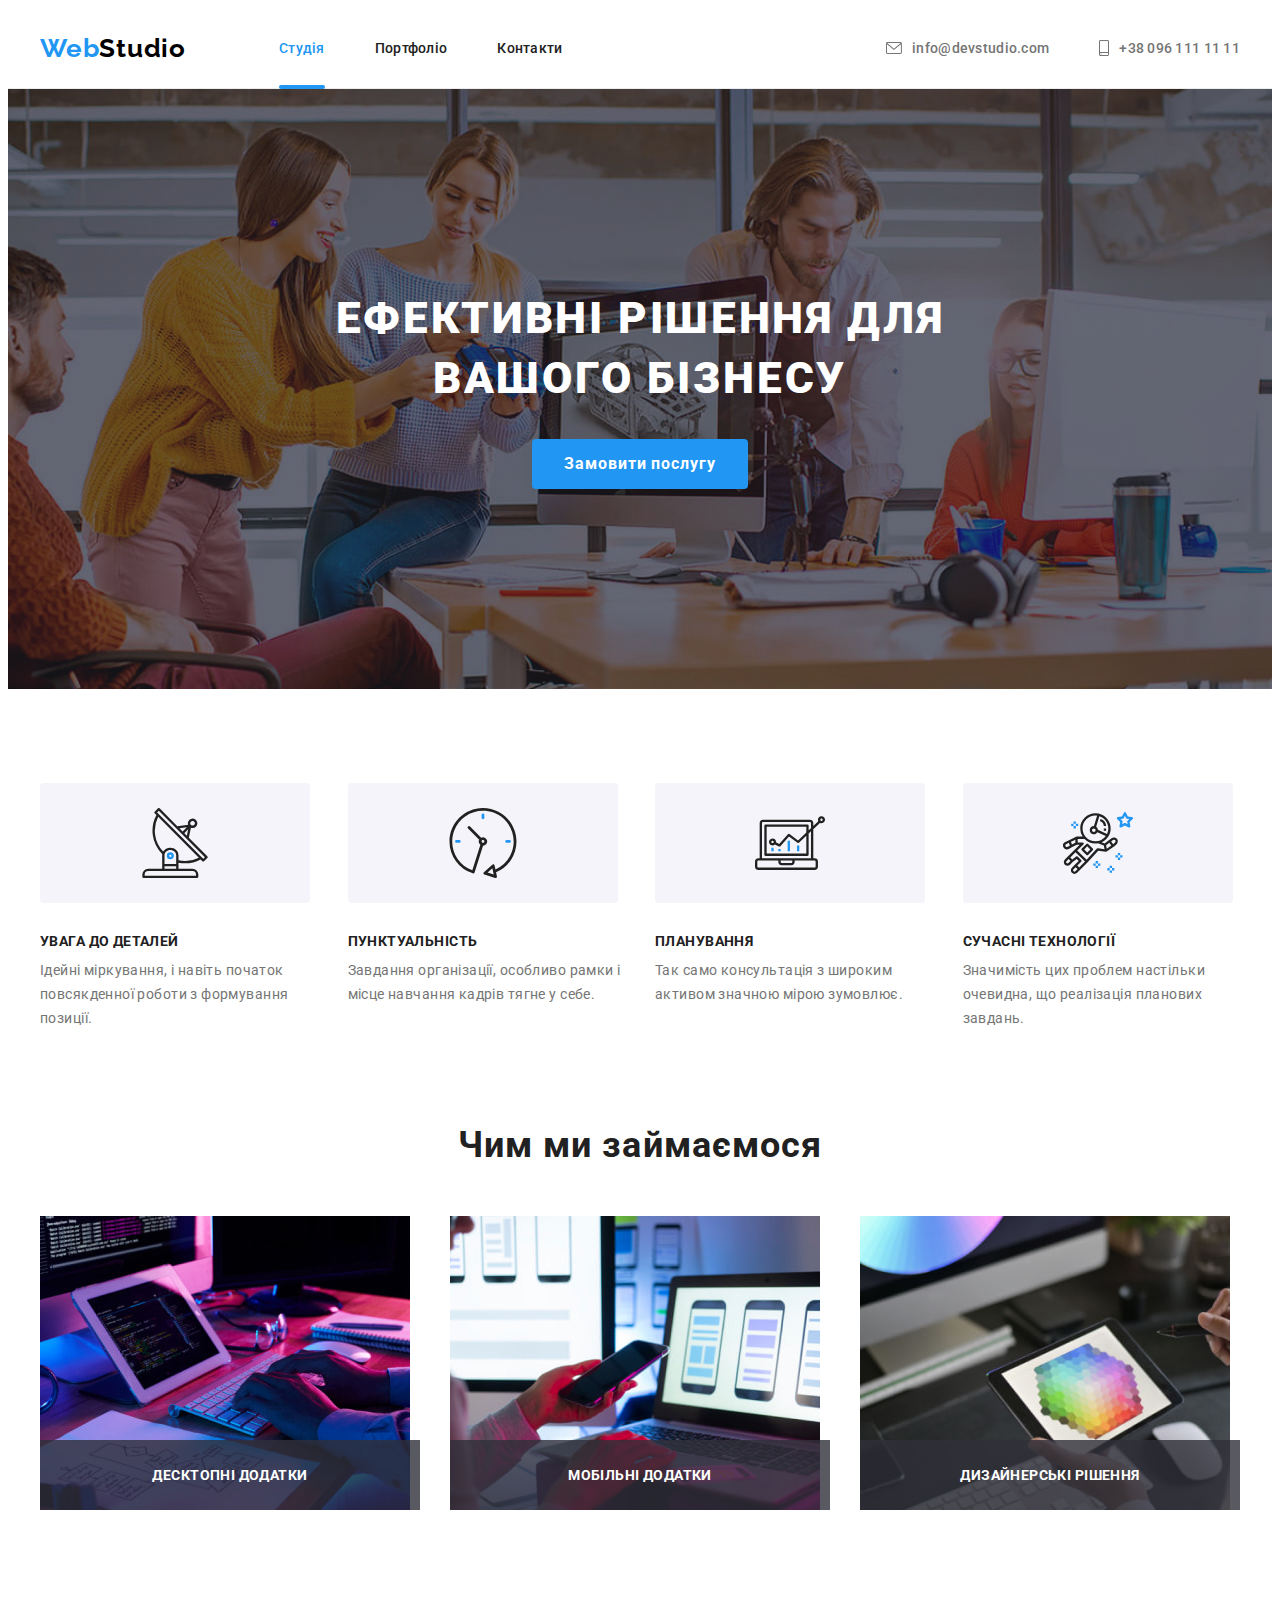
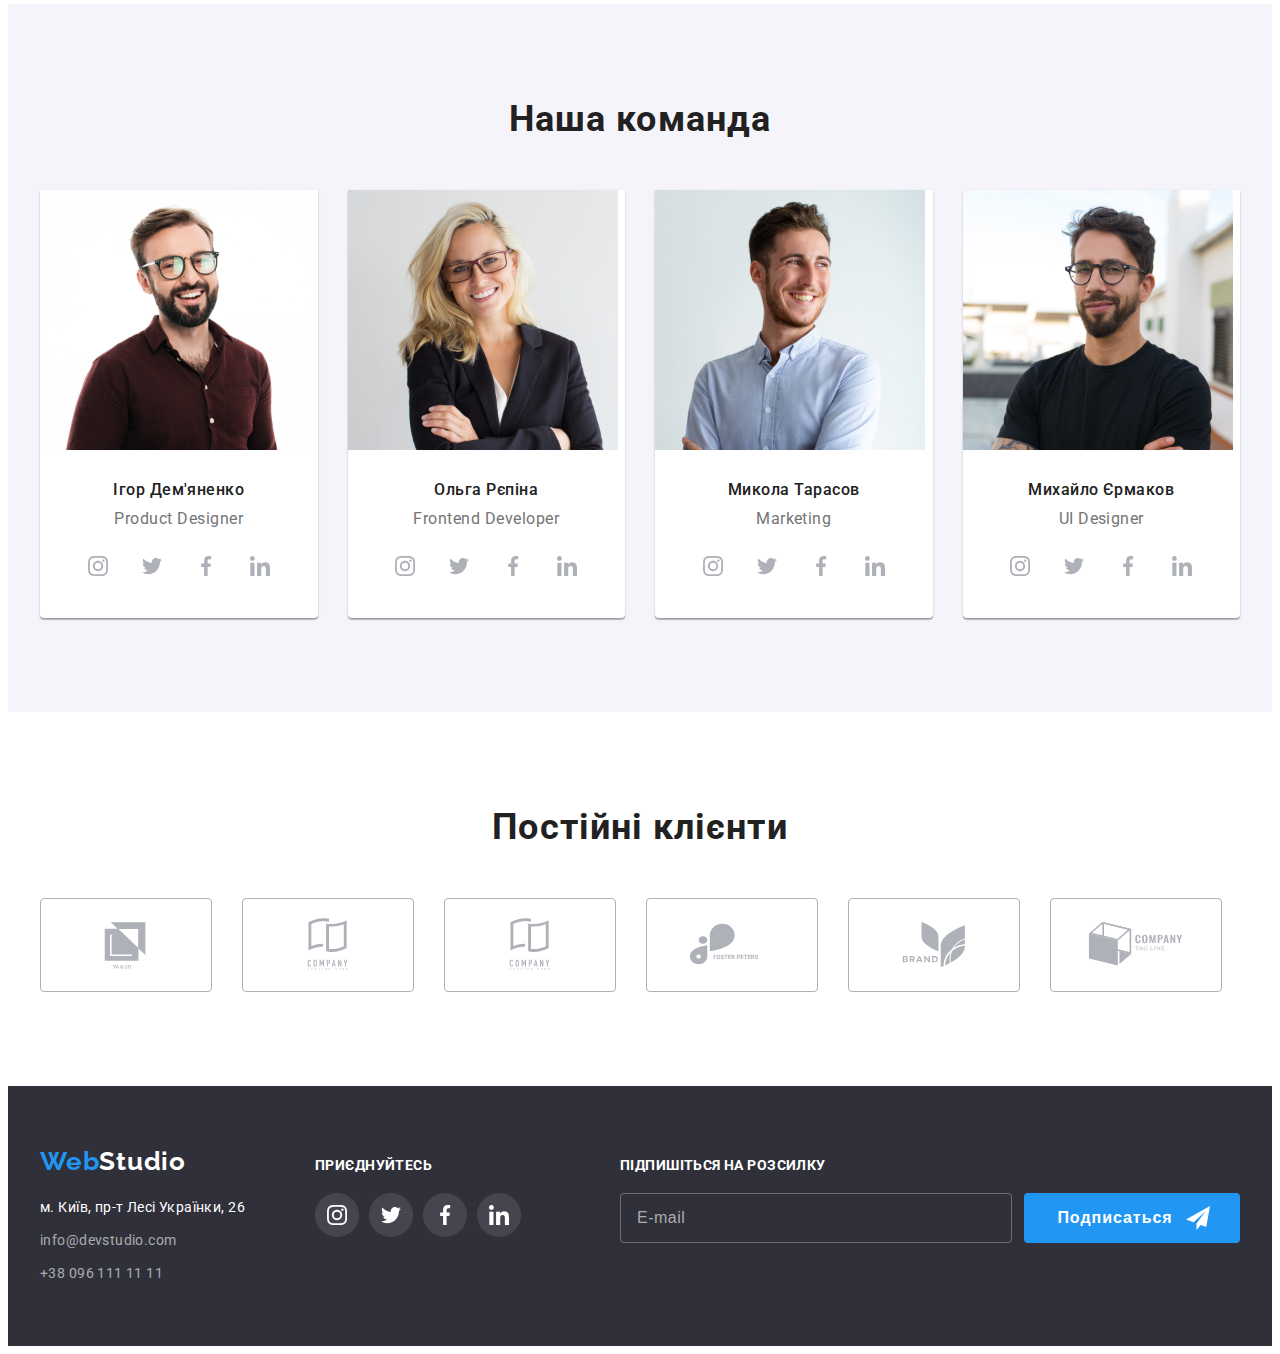
<file: index.html>
<!DOCTYPE html>
<html lang="uk">
  <head>
    <meta charset="UTF-8" />
    <meta name="viewport" content="width=device-width, initial-scale=1.0" />
    <title>WebStudio</title>

    <!-- ^Fonts -->
    <link rel="preconnect" href="https://fonts.googleapis.com" />
    <link rel="preconnect" href="https://fonts.gstatic.com" crossorigin />
    <link
      href="https://fonts.googleapis.com/css2?family=Raleway:wght@700&family=Roboto:wght@400;500;700;900&display=swap"
      rel="stylesheet"
    />

    <!-- ^Normalize styles -->
    <link
      rel="stylesheet"
      href="https://cdnjs.cloudflare.com/ajax/libs/modern-normalize/2.0.0/modern-normalize.min.css"
      integrity="sha512-4xo8blKMVCiXpTaLzQSLSw3KFOVPWhm/TRtuPVc4WG6kUgjH6J03IBuG7JZPkcWMxJ5huwaBpOpnwYElP/m6wg=="
      crossorigin="anonymous"
      referrerpolicy="no-referrer"
    />
    <!-- ^Custom styles -->
    <link rel="stylesheet" href="./css/styles.css" />
  </head>

  <body>
    <!-- ^Header -->
    <header class="header">
      <div class="container header-container">
        <a
          class="logo header-logo"
          href="./index.html"
          aria-label="Головна сторінка WebStudio"
        >
          Web<span class="half-logo">Studio</span>
        </a>

        <nav class="navigation">
          <ul class="navigation-list list">
            <li class="item navigation-item">
              <a class="link navigation-link active-link" href="./index.html"
                >Студія</a
              >
            </li>
            <li class="item navigation-item">
              <a class="link navigation-link" href="./portfolio.html"
                >Портфоліо</a
              >
            </li>
            <li class="item navigation-item">
              <a class="link navigation-link" href="#">Контакти</a>
            </li>
          </ul>
        </nav>

        <ul class="header-list list">
          <li class="item header-item">
            <a class="link header-mailphone" href="mailto:info@devstudio.com">
              <svg class="svg-icons" width="16" height="12">
                <use href="./images/icons.svg#icon-envelope"></use>
              </svg>
              info@devstudio.com</a
            >
          </li>
          <li class="item header-item">
            <a class="link header-mailphone" href="tel:380961111111">
              <svg class="svg-icons" width="10" height="16">
                <use href="./images/icons.svg#icon-smartphone"></use>
              </svg>
              +38 096 111 11 11</a
            >
          </li>
        </ul>
      </div>
    </header>

    <main>
      <!-- ^Section hero -->
      <section class="hero">
        <div class="container">
          <h1 class="hero-title">Ефективні рішення для вашого бізнесу</h1>
          <button class="button button-mode-durk" type="button" data-modal-open>
            Замовити послугу
          </button>
          <div class="backdrop is-hidden" data-modal>
            <div class="modal-wrapper">
              <button class="modal-btn" data-modal-close>
                <svg class="modal-btn-icon" width="18" height="18">
                  <use href="./images/icons.svg#close-btn"></use>
                </svg>
              </button>
              <strong class="form-title">
                Залиште свої дані, ми вам передзвонимо
              </strong>
              <form class="modal-form">
                <label class="form-modal-group">
                  <span class="form-modal-label">Ім'я</span>
                  <input
                    class="form-modal-input"
                    type="text"
                    name="user-name"
                  />
                  <svg class="form-modal-icon" width="18" height="18">
                    <use href="./images/icons.svg#person"></use>
                  </svg>
                </label>
                <label class="form-modal-group">
                  <span class="form-modal-label">Телефон</span>
                  <input
                    class="form-modal-input"
                    type="tel"
                    name="user-phone"
                  />
                  <svg class="form-modal-icon" width="18" height="18">
                    <use href="./images/icons.svg#phone"></use>
                  </svg>
                </label>
                <label class="form-modal-group">
                  <span class="form-modal-label">Пошта</span>
                  <input
                    class="form-modal-input"
                    type="email"
                    name="user-mail"
                  />
                  <svg class="form-modal-icon" width="18" height="18">
                    <use href="./images/icons.svg#email"></use>
                  </svg>
                </label>
                <label class="form-modal-group">
                  <span class="form-modal-label">Коментар</span>
                  <textarea
                    class="form-textarea"
                    name="comment"
                    placeholder="Введіть текст"
                  ></textarea>
                </label>
                <label class="form-policy-group">
                  <input
                    class="checkbox visually-hidden"
                    type="checkbox"
                    name="policy-checkbox"
                  />
                  <span class="custom-checkbox">
                    <svg class="custom-checkbox-icon" width="11" height="8">
                      <use href="./images/icons.svg#check"></use>
                    </svg>
                  </span>
                  <span class="form-policy-description">
                    Погоджуюся з розсилкою та приймаю
                    <a href="#" class="terms"> Умови договору</a>
                  </span>
                </label>
                <button class="button button-mode-durk" type="submit">
                  Відправити
                </button>
              </form>
            </div>
          </div>
        </div>
      </section>

      <!-- ^Section Cards -->
      <section class="cards section">
        <div class="container">
          <ul class="cards-list list grid">
            <li class="item cards-item grid-item">
              <div class="cards-ico-container">
                <svg class="cards-ico" width="70" height="70">
                  <use href="./images/icons.svg#icon-antenna"></use>
                </svg>
              </div>
              <h3 class="cards-item-title">УВАГА ДО ДЕТАЛЕЙ</h3>
              <p class="cards-item-description">
                Ідейні міркування, і навіть початок повсякденної роботи з
                формування позиції.
              </p>
            </li>
            <li class="item cards-item grid-item">
              <div class="cards-ico-container">
                <svg class="cards-ico" width="70" height="70">
                  <use href="./images/icons.svg#icon-clock"></use>
                </svg>
              </div>
              <h3 class="cards-item-title">ПУНКТУАЛЬНІСТЬ</h3>
              <p class="cards-item-description">
                Завдання організації, особливо рамки і місце навчання кадрів
                тягне у себе.
              </p>
            </li>
            <li class="item cards-item grid-item">
              <div class="cards-ico-container">
                <svg class="cards-ico" width="70" height="70">
                  <use href="./images/icons.svg#icon-diagram"></use>
                </svg>
              </div>
              <h3 class="cards-item-title">ПЛАНУВАННЯ</h3>
              <p class="cards-item-description">
                Так само консультація з широким активом значною мірою зумовлює.
              </p>
            </li>
            <li class="item cards-item grid-item">
              <div class="cards-ico-container">
                <svg class="cards-ico" width="70" height="70">
                  <use href="./images/icons.svg#icon-astronaut"></use>
                </svg>
              </div>
              <h3 class="cards-item-title">СУЧАСНІ ТЕХНОЛОГІЇ</h3>
              <p class="cards-item-description">
                Значимість цих проблем настільки очевидна, що реалізація
                планових завдань.
              </p>
            </li>
          </ul>
        </div>
      </section>

      <!-- ^Section What do we do -->
      <section class="whatdowedo">
        <div class="container">
          <h2 class="section-title whatdowedo-title">Чим ми займаємося</h2>
          <ul class="whatdowedo-list-boxes list grid">
            <li class="item whatdowedo-item-box grid-item">
              <img
                class="whatdowedo-item-image"
                src="./images/whatdowedo/box-1.jpg"
                alt="Чим ми займаємось - алгоритм"
                width="370"
                height="294"
              />
              <p class="whatdowedo-item-subtitle">Десктопні додатки</p>
            </li>
            <li class="item whatdowedo-item-box grid-item">
              <img
                class="whatdowedo-item-image"
                src="./images/whatdowedo/box-2.jpg"
                alt="Чим ми займаємось - дизайн"
                width="370"
                height="294"
              />
              <p class="whatdowedo-item-subtitle">Мобільні додатки</p>
            </li>
            <li class="item whatdowedo-item-box grid-item">
              <img
                class="whatdowedo-item-image"
                src="./images/whatdowedo/box-3.jpg"
                alt="Чим ми займаємось - визуалізація"
                width="370"
                height="294"
              />
              <p class="whatdowedo-item-subtitle">Дизайнерські рішення</p>
            </li>
          </ul>
        </div>
      </section>

      <!-- ^Section Our team -->
      <section class="our-team section">
        <div class="container">
          <h2 class="section-title">Наша команда</h2>
          <ul class="our-team-list list grid">
            <li class="item our-team-item grid-item">
              <img
                class="our-team-item-pic"
                src="./images/our-team/our-team-1.jpg"
                alt="Ігор Дем'яненко"
                width="270"
                height="260"
              />
              <div class="our-team-person">
                <h3 class="our-team-item-name">Ігор Дем'яненко</h3>
                <p class="our-team-item-position">Product Designer</p>
                <ul class="socials list">
                  <li class="social-item item">
                    <a
                      class="social-link link social-team"
                      href=""
                      target="_blank"
                      rel="noopener noreferrer"
                      aria-label="Іконка Instagram"
                    >
                      <svg class="socials-icon" width="20" height="20">
                        <use href="./images/icons.svg#icon-instagram"></use>
                      </svg>
                    </a>
                  </li>
                  <li class="social-item item">
                    <a
                      class="social-link link social-team"
                      href=""
                      target="_blank"
                      rel="noopener noreferrer"
                      aria-label="Іконка Twitter"
                    >
                      <svg class="socials-icon" width="20" height="20">
                        <use href="./images/icons.svg#icon-twitter"></use>
                      </svg>
                    </a>
                  </li>
                  <li class="social-item item">
                    <a
                      class="social-link link social-team"
                      href=""
                      target="_blank"
                      rel="noopener noreferrer"
                      aria-label="Іконка Facebook"
                    >
                      <svg class="socials-icon" width="20" height="20">
                        <use href="./images/icons.svg#icon-facebook"></use>
                      </svg>
                    </a>
                  </li>
                  <li class="social-item item">
                    <a
                      class="social-link link social-team"
                      href=""
                      target="_blank"
                      rel="noopener noreferrer"
                      aria-label="Іконка linkedin"
                    >
                      <svg class="socials-icon" width="20" height="20">
                        <use href="./images/icons.svg#icon-linkedin"></use>
                      </svg>
                    </a>
                  </li>
                </ul>
              </div>
            </li>
            <li class="item our-team-item grid-item">
              <img
                class="our-team-item-pic"
                src="./images/our-team/our-team-2.jpg"
                alt="Ольга Рєпіна"
                width="270"
                height="260"
              />
              <div class="our-team-person">
                <h3 class="our-team-item-name">Ольга Рєпіна</h3>
                <p class="our-team-item-position">Frontend Developer</p>
                <ul class="socials list">
                  <li class="social-item item">
                    <a
                      class="social-link link social-team"
                      href=""
                      target="_blank"
                      rel="noopener noreferrer"
                      aria-label="Іконка Instagram"
                    >
                      <svg class="socials-icon" width="20" height="20">
                        <use href="./images/icons.svg#icon-instagram"></use>
                      </svg>
                    </a>
                  </li>
                  <li class="social-item item">
                    <a
                      class="social-link link social-team"
                      href=""
                      target="_blank"
                      rel="noopener noreferrer"
                      aria-label="Іконка Twitter"
                    >
                      <svg class="socials-icon" width="20" height="20">
                        <use href="./images/icons.svg#icon-twitter"></use>
                      </svg>
                    </a>
                  </li>
                  <li class="social-item item">
                    <a
                      class="social-link link social-team"
                      href=""
                      target="_blank"
                      rel="noopener noreferrer"
                      aria-label="Іконка Facebook"
                    >
                      <svg class="socials-icon" width="20" height="20">
                        <use href="./images/icons.svg#icon-facebook"></use>
                      </svg>
                    </a>
                  </li>
                  <li class="social-item item">
                    <a
                      class="social-link link social-team"
                      href=""
                      target="_blank"
                      rel="noopener noreferrer"
                      aria-label="Іконка linkedin"
                    >
                      <svg class="socials-icon" width="20" height="20">
                        <use href="./images/icons.svg#icon-linkedin"></use>
                      </svg>
                    </a>
                  </li>
                </ul>
              </div>
            </li>
            <li class="item our-team-item grid-item">
              <img
                class="our-team-item-pic"
                src="./images/our-team/our-team-3.jpg"
                alt="Микола Тарасов"
                width="270"
                height="260"
              />
              <div class="our-team-person">
                <h3 class="our-team-item-name">Микола Тарасов</h3>
                <p class="our-team-item-position">Marketing</p>
                <ul class="socials list">
                  <li class="social-item item">
                    <a
                      class="social-link link social-team"
                      href=""
                      target="_blank"
                      rel="noopener noreferrer"
                      aria-label="Іконка Instagram"
                    >
                      <svg class="socials-icon" width="20" height="20">
                        <use href="./images/icons.svg#icon-instagram"></use>
                      </svg>
                    </a>
                  </li>
                  <li class="social-item item">
                    <a
                      class="social-link link social-team"
                      href=""
                      target="_blank"
                      rel="noopener noreferrer"
                      aria-label="Іконка Twitter"
                    >
                      <svg class="socials-icon" width="20" height="20">
                        <use href="./images/icons.svg#icon-twitter"></use>
                      </svg>
                    </a>
                  </li>
                  <li class="social-item item">
                    <a
                      class="social-link link social-team"
                      href=""
                      target="_blank"
                      rel="noopener noreferrer"
                      aria-label="Іконка Facebook"
                    >
                      <svg class="socials-icon" width="20" height="20">
                        <use href="./images/icons.svg#icon-facebook"></use>
                      </svg>
                    </a>
                  </li>
                  <li class="social-item item">
                    <a
                      class="social-link link social-team"
                      href=""
                      target="_blank"
                      rel="noopener noreferrer"
                      aria-label="Іконка linkedin"
                    >
                      <svg class="socials-icon" width="20" height="20">
                        <use href="./images/icons.svg#icon-linkedin"></use>
                      </svg>
                    </a>
                  </li>
                </ul>
              </div>
            </li>
            <li class="item our-team-item grid-item">
              <img
                class="our-team-item-pic"
                src="./images/our-team/our-team-4.jpg"
                alt="Михайло Єрмаков"
                width="270"
                height="260"
              />
              <div class="our-team-person">
                <h3 class="our-team-item-name">Михайло Єрмаков</h3>
                <p class="our-team-item-position">UI Designer</p>
                <ul class="socials list">
                  <li class="social-item item">
                    <a
                      class="social-link link social-team"
                      href=""
                      target="_blank"
                      rel="noopener noreferrer"
                      aria-label="Іконка Instagram"
                    >
                      <svg class="socials-icon" width="20" height="20">
                        <use href="./images/icons.svg#icon-instagram"></use>
                      </svg>
                    </a>
                  </li>
                  <li class="social-item item">
                    <a
                      class="social-link link social-team"
                      href=""
                      target="_blank"
                      rel="noopener noreferrer"
                      aria-label="Іконка Twitter"
                    >
                      <svg class="socials-icon" width="20" height="20">
                        <use href="./images/icons.svg#icon-twitter"></use>
                      </svg>
                    </a>
                  </li>
                  <li class="social-item item">
                    <a
                      class="social-link link social-team"
                      href=""
                      target="_blank"
                      rel="noopener noreferrer"
                      aria-label="Іконка Facebook"
                    >
                      <svg class="socials-icon" width="20" height="20">
                        <use href="./images/icons.svg#icon-facebook"></use>
                      </svg>
                    </a>
                  </li>
                  <li class="social-item item">
                    <a
                      class="social-link link social-team"
                      href=""
                      target="_blank"
                      rel="noopener noreferrer"
                      aria-label="Іконка linkedin"
                    >
                      <svg class="socials-icon" width="20" height="20">
                        <use href="./images/icons.svg#icon-linkedin"></use>
                      </svg>
                    </a>
                  </li>
                </ul>
              </div>
            </li>
          </ul>
        </div>
      </section>

      <!-- ^Regular customers -->
      <section class="regular-customers section">
        <div class="container">
          <h2 class="section-title">Постійні клієнти</h2>
          <ul class="regular-customers-list list">
            <li class="regular-customers-item">
              <a href="#" class="regular-customers-link" aria-label="Клієнт 1">
                <svg class="regular-customers-icon" width="106" height="60">
                  <use href="./images/icons.svg#icon-client01"></use>
                </svg>
              </a>
            </li>
            <li class="regular-customers-item">
              <a href="#" class="regular-customers-link" aria-label="Клієнт 2">
                <svg class="regular-customers-icon" width="106" height="60">
                  <use href="./images/icons.svg#icon-client02"></use>
                </svg>
              </a>
            </li>
            <li class="regular-customers-item">
              <a href="#" class="regular-customers-link" aria-label="Клієнт 3">
                <svg class="regular-customers-icon" width="106" height="60">
                  <use href="./images/icons.svg#icon-client02"></use>
                </svg>
              </a>
            </li>
            <li class="regular-customers-item">
              <a href="#" class="regular-customers-link" aria-label="Клієнт 4">
                <svg class="regular-customers-icon" width="106" height="60">
                  <use href="./images/icons.svg#icon-client04"></use>
                </svg>
              </a>
            </li>
            <li class="regular-customers-item">
              <a href="#" class="regular-customers-link" aria-label="Клієнт 5">
                <svg class="regular-customers-icon" width="106" height="60">
                  <use href="./images/icons.svg#icon-client05"></use>
                </svg>
              </a>
            </li>
            <li class="regular-customers-item">
              <a href="#" class="regular-customers-link" aria-label="Клієнт 6">
                <svg class="regular-customers-icon" width="106" height="60">
                  <use href="./images/icons.svg#icon-client06"></use>
                </svg>
              </a>
            </li>
          </ul>
        </div>
      </section>
    </main>

    <!-- ^Footer -->
    <footer class="footer">
      <div class="container footer-container">
        <!-- First column -->
        <div class="footer-address">
          <a
            class="logo footer-logo"
            href="./index.html"
            aria-label="Головна сторінка WebStudio"
          >
            Web<span class="half-logo-footer">Studio</span>
          </a>
          <address class="address">
            <ul class="footer-list list">
              <li class="item footer-item">м. Київ, пр-т Лесі Українки, 26</li>
              <li class="item footer-item">
                <a class="link footer-link" href="mailto:info@devstudio.com"
                  >info@devstudio.com</a
                >
              </li>
              <li class="item footer-item">
                <a class="link footer-link" href="tel:380961111111"
                  >+38 096 111 11 11</a
                >
              </li>
            </ul>
          </address>
        </div>
        <div class="join">
          <h3 class="join-title">Приєднуйтесь</h3>
          <ul class="socials list">
            <li class="social-item item">
              <a
                class="social-link link social-footer"
                href=""
                target="_blank"
                rel="noopener noreferrer"
                aria-label="Іконка Instagram"
              >
                <svg class="socials-icon-footer" width="20" height="20">
                  <use href="./images/icons.svg#icon-instagram"></use>
                </svg>
              </a>
            </li>
            <li class="social-item item">
              <a
                class="social-link link social-footer"
                href=""
                target="_blank"
                rel="noopener noreferrer"
                aria-label="Іконка Twitter"
              >
                <svg class="socials-icon-footer" width="20" height="20">
                  <use href="./images/icons.svg#icon-twitter"></use>
                </svg>
              </a>
            </li>
            <li class="social-item item">
              <a
                class="social-link link social-footer"
                href=""
                target="_blank"
                rel="noopener noreferrer"
                aria-label="Іконка Facebook"
              >
                <svg class="socials-icon-footer" width="20" height="20">
                  <use href="./images/icons.svg#icon-facebook"></use>
                </svg>
              </a>
            </li>
            <li class="social-item item">
              <a
                class="social-link link social-footer"
                href=""
                target="_blank"
                rel="noopener noreferrer"
                aria-label="Іконка linkedin"
              >
                <svg class="socials-icon-footer" width="20" height="20">
                  <use href="./images/icons.svg#icon-linkedin"></use>
                </svg>
              </a>
            </li>
          </ul>
        </div>
        <div class="subscribe">
          <h3 class="subscribe-title">Підпишіться на розсилку</h3>
          <form class="form-subscribe">
            <input
              class="form-subscribe-input"
              type="email"
              name="subscribe-email"
              placeholder="E-mail"
            />

            <button
              class="form-subscribe-button button-mode-durk"
              type="submit"
            >
              Подписаться
              <svg class="form-subscribe-button-icon" width="24" height="24">
                <use href="./images/icons.svg#send"></use>
              </svg>
            </button>
          </form>
        </div>
      </div>
    </footer>
    <script src="./js/modal.js"></script>
  </body>
</html>
</file>
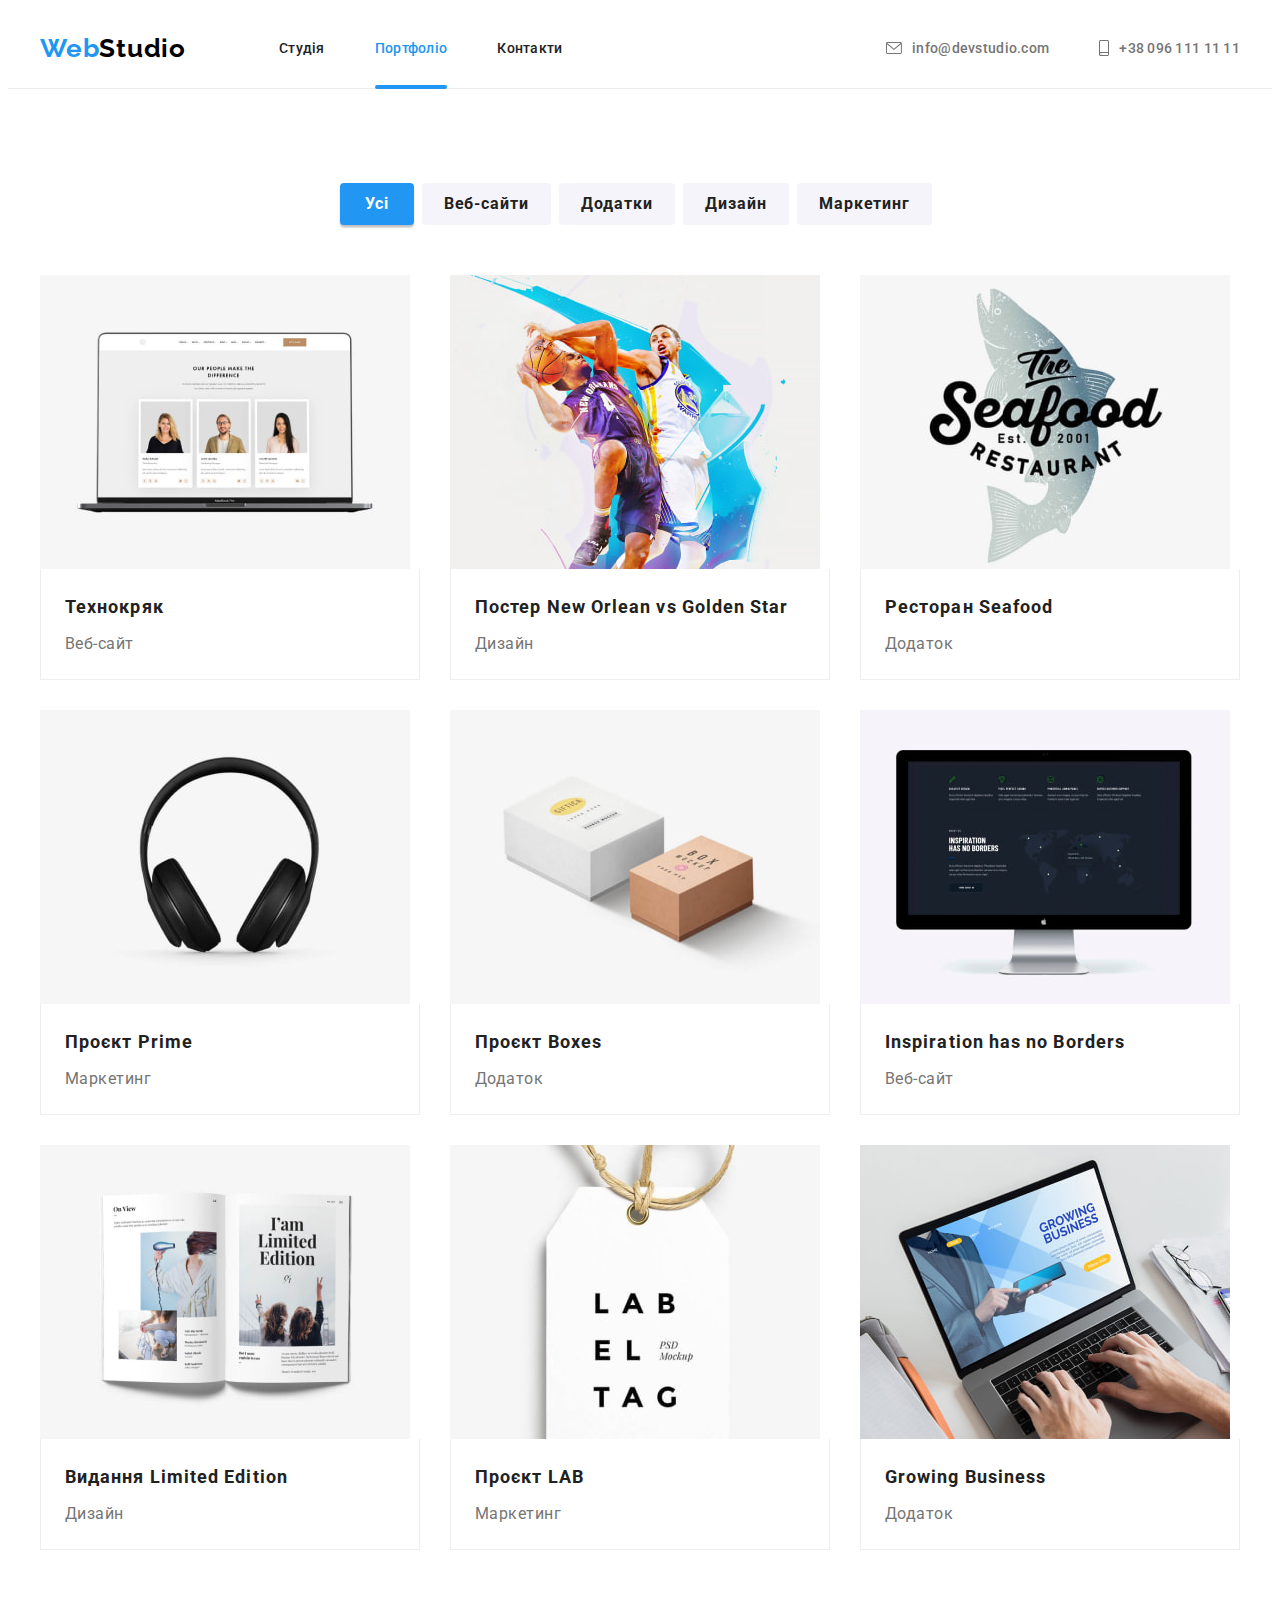
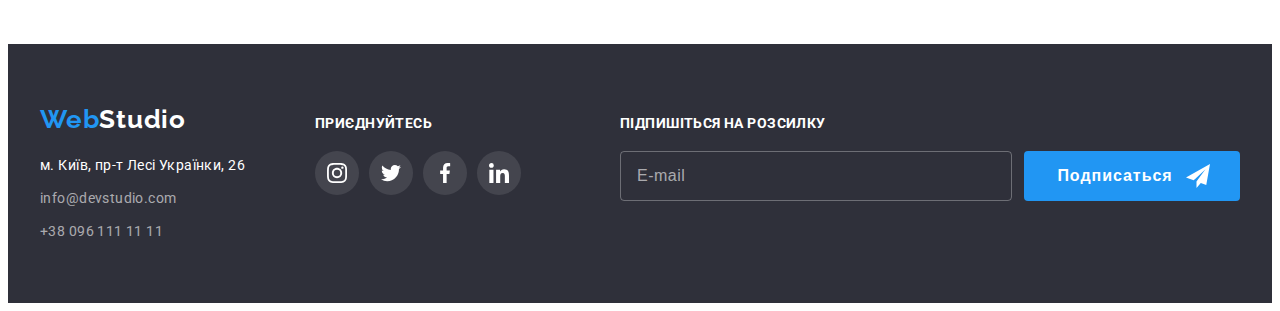
<file: portfolio.html>
<!DOCTYPE html>
<html lang="uk">
  <head>
    <meta charset="UTF-8" />
    <meta name="viewport" content="width=device-width, initial-scale=1.0" />
    <title>WebStudio</title>

    <!-- Fonts -->
    <link rel="preconnect" href="https://fonts.googleapis.com" />
    <link rel="preconnect" href="https://fonts.gstatic.com" crossorigin />
    <link
      href="https://fonts.googleapis.com/css2?family=Raleway:wght@700&family=Roboto:wght@400;500;700;900&display=swap"
      rel="stylesheet"
    />

    <!-- Normalize styles -->
    <link
      rel="stylesheet"
      href="https://cdnjs.cloudflare.com/ajax/libs/modern-normalize/2.0.0/modern-normalize.min.css"
      integrity="sha512-4xo8blKMVCiXpTaLzQSLSw3KFOVPWhm/TRtuPVc4WG6kUgjH6J03IBuG7JZPkcWMxJ5huwaBpOpnwYElP/m6wg=="
      crossorigin="anonymous"
      referrerpolicy="no-referrer"
    />
    <!-- Custom styles -->
    <link rel="stylesheet" href="./css/styles.css" />
  </head>

  <body>
    <!-- Header -->
    <header class="header">
      <div class="container header-container">
        <a
          class="logo header-logo"
          href="./index.html"
          aria-label="Головна сторінка WebStudio"
        >
          Web<span class="half-logo">Studio</span>
        </a>

        <nav class="navigation">
          <ul class="navigation-list list">
            <li class="item navigation-item">
              <a class="link navigation-link" href="./index.html">Студія</a>
            </li>
            <li class="item navigation-item">
              <a class="link navigation-link active-link" href="portfolio.html"
                >Портфоліо</a
              >
            </li>
            <li class="item navigation-item">
              <a class="link navigation-link" href="#">Контакти</a>
            </li>
          </ul>
        </nav>

        <ul class="header-list list">
          <li class="item header-item">
            <a class="link header-mailphone" href="mailto:info@devstudio.com">
              <svg class="svg-icons" width="16" height="12">
                <use href="./images/icons.svg#icon-envelope"></use>
              </svg>
              info@devstudio.com</a
            >
          </li>
          <li class="item header-item">
            <a class="link header-mailphone" href="tel:380961111111">
              <svg class="svg-icons" width="10" height="16">
                <use href="./images/icons.svg#icon-smartphone"></use>
              </svg>
              +38 096 111 11 11</a
            >
          </li>
        </ul>
      </div>
    </header>
    <main>
      <!-- Section portfolio -->
      <section class="portfolio section">
        <div class="container">
          <h1 class="visually-hidden">Портфолио</h1>

          <!-- Buttons -->
          <ul class="portfolio-buttons-list list">
            <li class="item portfolio-buttons-item">
              <button
                class="button-active button button-mode-light"
                type="button"
              >
                Усі
              </button>
            </li>
            <li class="item portfolio-buttons-item">
              <button class="button button-mode-light" type="button">
                Веб-сайти
              </button>
            </li>
            <li class="item portfolio-buttons-item">
              <button class="button button-mode-light" type="button">
                Додатки
              </button>
            </li>
            <li class="item portfolio-buttons-item">
              <button class="button button-mode-light" type="button">
                Дизайн
              </button>
            </li>
            <li class="item portfolio-buttons-item">
              <button class="button button-mode-light" type="button">
                Маркетинг
              </button>
            </li>
          </ul>

          <!-- Cards -->
          <ul class="portfolio-list list grid">
            <li class="item portfolio-item grid-item">
              <a href="#" class="link portfolio-item-link">
                <div class="portfolio-item-slider">
                  <img
                    class="portfolio-item-pic"
                    src="./images/portfolio/img-01.jpg"
                    alt="Технокряк"
                    width="370"
                    height="294"
                  />
                  <div class="portfolio-hidden-description">
                    Ресурс пропонує комплексні пропозиції з різним рівнем
                    функціоналу та сервісів. Все це дозволить відвідувачу
                    отримати вичерпні відомості про компанію чи приватну особу.
                  </div>
                </div>
                <div class="portfolio-wrapper">
                  <h3 class="portfolio-name">Технокряк</h3>
                  <p class="portfolio-description">Веб-сайт</p>
                </div>
              </a>
            </li>
            <li class="item portfolio-item grid-item">
              <a href="#" class="link portfolio-item-link">
                <div class="portfolio-item-slider">
                  <img
                    class="portfolio-item-pic"
                    src="./images/portfolio/img-02.jpg"
                    alt="Постер New Orlean vs Golden Star"
                    width="370"
                    height="294"
                  />
                  <div class="portfolio-hidden-description">
                    Ресурс пропонує комплексні пропозиції з різним рівнем
                    функціоналу та сервісів. Все це дозволить відвідувачу
                    отримати вичерпні відомості про компанію чи приватну особу.
                  </div>
                </div>
                <div class="portfolio-wrapper">
                  <h3 class="portfolio-name">
                    Постер New Orlean vs Golden Star
                  </h3>
                  <p class="portfolio-description">Дизайн</p>
                </div>
              </a>
            </li>
            <li class="item portfolio-item grid-item">
              <a href="#" class="link portfolio-item-link">
                <div class="portfolio-item-slider">
                  <img
                    class="portfolio-item-pic"
                    src="./images/portfolio/img-03.jpg"
                    alt="Ресторан Seafood"
                    width="370"
                    height="294"
                  />
                  <div class="portfolio-hidden-description">
                    Ресурс пропонує комплексні пропозиції з різним рівнем
                    функціоналу та сервісів. Все це дозволить відвідувачу
                    отримати вичерпні відомості про компанію чи приватну особу.
                  </div>
                </div>
                <div class="portfolio-wrapper">
                  <h3 class="item portfolio-name">Ресторан Seafood</h3>
                  <p class="portfolio-description">Додаток</p>
                </div>
              </a>
            </li>
            <li class="item portfolio-item grid-item">
              <a href="#" class="link portfolio-item-link">
                <div class="portfolio-item-slider">
                  <img
                    class="portfolio-item-pic"
                    src="./images/portfolio/img-04.jpg"
                    alt="Проєкт Prime"
                    width="370"
                    height="294"
                  />
                  <div class="portfolio-hidden-description">
                    Ресурс пропонує комплексні пропозиції з різним рівнем
                    функціоналу та сервісів. Все це дозволить відвідувачу
                    отримати вичерпні відомості про компанію чи приватну особу.
                  </div>
                </div>
                <div class="portfolio-wrapper">
                  <h3 class="portfolio-name">Проєкт Prime</h3>
                  <p class="portfolio-description">Маркетинг</p>
                </div>
              </a>
            </li>
            <li class="item portfolio-item grid-item">
              <a href="#" class="link portfolio-item-link">
                <div class="portfolio-item-slider">
                  <img
                    class="portfolio-item-pic"
                    src="./images/portfolio/img-05.jpg"
                    alt="Проєкт Boxes"
                    width="370"
                    height="294"
                  />
                  <div class="portfolio-hidden-description">
                    Ресурс пропонує комплексні пропозиції з різним рівнем
                    функціоналу та сервісів. Все це дозволить відвідувачу
                    отримати вичерпні відомості про компанію чи приватну особу.
                  </div>
                </div>
                <div class="portfolio-wrapper">
                  <h3 class="portfolio-name">Проєкт Boxes</h3>
                  <p class="portfolio-description">Додаток</p>
                </div>
              </a>
            </li>
            <li class="item portfolio-item grid-item">
              <a href="#" class="link portfolio-item-link">
                <div class="portfolio-item-slider">
                  <img
                    class="portfolio-item-pic"
                    src="./images/portfolio/img-06.jpg"
                    alt="Inspiration has no Borders"
                    width="370"
                    height="294"
                  />
                  <div class="portfolio-hidden-description">
                    Ресурс пропонує комплексні пропозиції з різним рівнем
                    функціоналу та сервісів. Все це дозволить відвідувачу
                    отримати вичерпні відомості про компанію чи приватну особу.
                  </div>
                </div>
                <div class="portfolio-wrapper">
                  <h3 class="portfolio-name">Inspiration has no Borders</h3>
                  <p class="portfolio-description">Веб-сайт</p>
                </div>
              </a>
            </li>
            <li class="item portfolio-item grid-item">
              <a href="#" class="link portfolio-item-link">
                <div class="portfolio-item-slider">
                  <img
                    class="portfolio-item-pic"
                    src="./images/portfolio/img-07.jpg"
                    alt="Видання Limited Edition"
                    width="370"
                    height="294"
                  />
                  <div class="portfolio-hidden-description">
                    Ресурс пропонує комплексні пропозиції з різним рівнем
                    функціоналу та сервісів. Все це дозволить відвідувачу
                    отримати вичерпні відомості про компанію чи приватну особу.
                  </div>
                </div>
                <div class="portfolio-wrapper">
                  <h3 class="portfolio-name">Видання Limited Edition</h3>
                  <p class="portfolio-description">Дизайн</p>
                </div>
              </a>
            </li>
            <li class="item portfolio-item grid-item">
              <a href="#" class="link portfolio-item-link">
                <div class="portfolio-item-slider">
                  <img
                    class="portfolio-item-pic"
                    src="./images/portfolio/img-08.jpg"
                    alt="Проєкт LAB"
                    width="370"
                    height="294"
                  />
                  <div class="portfolio-hidden-description">
                    Ресурс пропонує комплексні пропозиції з різним рівнем
                    функціоналу та сервісів. Все це дозволить відвідувачу
                    отримати вичерпні відомості про компанію чи приватну особу.
                  </div>
                </div>
                <div class="portfolio-wrapper">
                  <h3 class="portfolio-name">Проєкт LAB</h3>
                  <p class="portfolio-description">Маркетинг</p>
                </div>
              </a>
            </li>
            <li class="item portfolio-item grid-item">
              <a href="#" class="link portfolio-item-link">
                <div class="portfolio-item-slider">
                  <img
                    class="portfolio-item-pic"
                    src="./images/portfolio/img-09.jpg"
                    alt="Growing Business"
                    width="370"
                    height="294"
                  />
                  <div class="portfolio-hidden-description">
                    Ресурс пропонує комплексні пропозиції з різним рівнем
                    функціоналу та сервісів. Все це дозволить відвідувачу
                    отримати вичерпні відомості про компанію чи приватну особу.
                  </div>
                </div>
                <div class="portfolio-wrapper">
                  <h3 class="portfolio-name">Growing Business</h3>
                  <p class="portfolio-description">Додаток</p>
                </div>
              </a>
            </li>
          </ul>
        </div>
      </section>
    </main>

    <!-- Footer -->
    <footer class="footer">
      <div class="container footer-container">
        <!-- First column -->
        <div class="footer-address">
          <a
            class="logo footer-logo"
            href="./index.html"
            aria-label="Головна сторінка WebStudio"
          >
            Web<span class="half-logo-footer">Studio</span>
          </a>
          <address class="address">
            <ul class="footer-list list">
              <li class="item footer-item">м. Київ, пр-т Лесі Українки, 26</li>
              <li class="item footer-item">
                <a class="link footer-link" href="mailto:info@devstudio.com"
                  >info@devstudio.com</a
                >
              </li>
              <li class="item footer-item">
                <a class="link footer-link" href="tel:380961111111"
                  >+38 096 111 11 11</a
                >
              </li>
            </ul>
          </address>
        </div>
        <div class="join">
          <h3 class="join-title">Приєднуйтесь</h3>
          <ul class="socials list">
            <li class="social-item item">
              <a
                class="social-link link social-footer"
                href=""
                target="_blank"
                rel="noopener noreferrer"
                aria-label="Іконка Instagram"
              >
                <svg class="socials-icon-footer" width="20" height="20">
                  <use href="./images/icons.svg#icon-instagram"></use>
                </svg>
              </a>
            </li>
            <li class="social-item item">
              <a
                class="social-link link social-footer"
                href=""
                target="_blank"
                rel="noopener noreferrer"
                aria-label="Іконка Twitter"
              >
                <svg class="socials-icon-footer" width="20" height="20">
                  <use href="./images/icons.svg#icon-twitter"></use>
                </svg>
              </a>
            </li>
            <li class="social-item item">
              <a
                class="social-link link social-footer"
                href=""
                target="_blank"
                rel="noopener noreferrer"
                aria-label="Іконка Facebook"
              >
                <svg class="socials-icon-footer" width="20" height="20">
                  <use href="./images/icons.svg#icon-facebook"></use>
                </svg>
              </a>
            </li>
            <li class="social-item item">
              <a
                class="social-link link social-footer"
                href=""
                target="_blank"
                rel="noopener noreferrer"
                aria-label="Іконка linkedin"
              >
                <svg class="socials-icon-footer" width="20" height="20">
                  <use href="./images/icons.svg#icon-linkedin"></use>
                </svg>
              </a>
            </li>
          </ul>
        </div>
        <div class="subscribe">
          <h3 class="subscribe-title">Підпишіться на розсилку</h3>
          <form class="form-subscribe">
            <input
              class="form-subscribe-input"
              type="email"
              name=""
              placeholder="E-mail"
            />

            <button
              class="form-subscribe-button button-mode-durk"
              type="submit"
            >
              Подписаться

              <svg class="form-subscribe-button-icon" width="24" height="24">
                <use href="./images/icons.svg#send"></use>
              </svg>
            </button>
          </form>
        </div>
      </div>
    </footer>
  </body>
</html>
</file>
<file: css/styles.css>
:root {
  /* ^ font */
  --main-font: 'Roboto', sans-serif;
  --logo-font: 'Raleway', sans-serif;

  /* ^ text colors */
  --name-color: #212121;
  --descr-color: #757575;
  --activ-color: #2196f3;
  --second-color: #ffffff;

  /* ^ background colors; */
  --header-bg-color: #ffffff;
  --footer-bg-color: #2f303a;
  --activ-bg-color: #2196f3;
  --second-bg-color: #f5f4fa;

  /* ^ grid items */
  --items: 1;
  --indent: 30px;
}

body {
  font-family: var(--main-font);
  color: var(--name-color);
  font-size: 14px;
  line-height: normal;
  letter-spacing: 0.42px;
}

h1,
h2,
h3,
h4,
h5,
h6,
p {
  margin: 0;
}

img {
  display: block;
  max-width: 100%;
  height: auto;
}

.visually-hidden {
  position: absolute;
  width: 1px;
  height: 1px;
  margin: -1px;
  border: 0;
  padding: 0;

  white-space: nowrap;
  clip-path: inset(100%);
  clip: rect(0 0 0 0);
  overflow: hidden;
}

.container {
  /* outline: 1px solid red; */

  width: 1200px;
  padding-left: 15px;
  padding-right: 15px;

  margin-left: auto;
  margin-right: auto;
}

.section {
  padding-top: 94px;
  padding-bottom: 94px;
}

.link {
  text-decoration: none;
  color: currentColor;
}

.list {
  list-style: none;
  padding: 0;
  margin: 0;
}

/*
^===================================
^-= Grid for collection of elements =-
^===================================
*/
.grid {
  display: flex;
  flex-wrap: wrap;

  gap: var(--indent);
}

.grid-item {
  flex-basis: calc((100% - var(--indent) * (var(--items) - 1)) / var(--items));
}

/*
^===================================
^-= Buttons =-
^===================================
*/
.button {
  font-family: inherit;
  text-align: center;
  font-size: 16px;
  font-weight: 700;
  line-height: 1.87;
  letter-spacing: 0.96px;
  cursor: pointer;
  border: none;
}

.button-mode-light {
  color: var(--name-color);
  background-color: var(--second-bg-color);
  padding: 6px 22px;
  border-radius: 4px;

  transition: color 250ms cubic-bezier(0.4, 0, 0.2, 1),
    background-color 250ms cubic-bezier(0.4, 0, 0.2, 1),
    box-shadow 250ms cubic-bezier(0.4, 0, 0.2, 1);
}

.button-active {
  padding: 6px 25px;
}

.button-mode-light:hover,
.button-mode-light:focus,
.button-active {
  color: var(--second-color);
  background-color: var(--activ-bg-color);
  box-shadow: 0 2px 2px 0 rgba(0, 0, 0, 0.12), 0 1px 2px 0 rgba(0, 0, 0, 0.08),
    0 3px 1px 0 rgba(0, 0, 0, 0.1);
}

.button-mode-durk {
  color: var(--second-color);
  background-color: var(--activ-bg-color);
  padding: 10px 32px;
  border-radius: 4px;

  display: block;
  margin-right: auto;
  margin-left: auto;

  min-width: 216px;
  min-height: 50px;

  transition: color 250ms cubic-bezier(0.4, 0, 0.2, 1),
    background-color 250ms cubic-bezier(0.4, 0, 0.2, 1);
}

.button-mode-durk:hover,
.button-mode-durk:focus {
  color: var(--name-color);
  background-color: var(--second-bg-color);
}

.section-title {
  text-align: center;
  font-size: 36px;
  font-weight: 700;
  letter-spacing: 1.08px;
  margin-bottom: 50px;
}

/*
^==================================
^-= Header section =-
^==================================
*/

/* ^ logo */

.header {
  border-bottom: 1px solid #ececec;
}
.header-container {
  display: flex;
  align-items: center;
}

.header-list {
  margin-left: auto;
}

.logo {
  color: var(--activ-color);
  font-family: var(--logo-font);
  font-size: 26px;
  font-weight: 700;
  letter-spacing: 0.78px;
  text-decoration: none;
}

.header-logo {
  margin-right: 93px;
}

.half-logo {
  color: #000;
}
.half-logo-footer {
  color: #fff;
}

/* ^ Navigation */

.navigation-list {
  display: flex;
  align-items: center;
}

.navigation-item {
  margin-right: 50px;
}

.navigation-item:last-child {
  margin-right: 0;
}

.navigation-link,
.header-mailphone {
  position: relative;
  display: block;
  padding-top: 32px;
  padding-bottom: 32px;

  font-weight: 500;
  letter-spacing: 0.28px;

  transition: color 250ms cubic-bezier(0.4, 0, 0.2, 1);
}

.active-link,
.navigation-link:hover,
.navigation-link:focus,
.header-mailphone:hover,
.header-mailphone:focus,
.footer-link:hover,
.footer-link:focus {
  color: var(--activ-color);
}

/* .navigation-link:hover::after, */
.active-link::after {
  position: absolute;
  bottom: -1px;
  left: 0;
  content: '';
  display: block;
  width: 100%;
  height: 4px;
  border-radius: 2px;
  background-color: var(--activ-color);
}

/* ^ Mail & Phone */
.header-list {
  display: flex;
}

.header-item {
  margin-right: 50px;
}

.header-item:last-child {
  margin-right: 0px;
}

.header-mailphone {
  display: flex;
  align-items: center;
  color: var(--descr-color);
}

.svg-icons {
  fill: currentColor;
  margin-right: 10px;
}

/*
^===================================
^-= Hero section =-
^===================================
*/
.hero {
  max-width: 1600px;
  margin-left: auto;
  margin-right: auto;
  padding-top: 200px;
  padding-bottom: 200px;

  background-color: var(--footer-bg-color);
  background-image: linear-gradient(
      to right,
      rgba(47, 48, 58, 0.4),
      rgba(47, 48, 58, 0.4)
    ),
    url(../images/hero/bg-hero.jpg);
  background-repeat: no-repeat;
  background-position: center;
  background-size: cover;
}

.hero-title {
  color: var(--second-color);
  text-align: center;
  font-size: 44px;
  font-weight: 900;
  line-height: 1.36;
  letter-spacing: 2.64px;
  text-transform: uppercase;
  margin-bottom: 30px;
  width: 696px;
  margin-left: auto;
  margin-right: auto;
}

/*
^==================================
^-= Modal form =-
^==================================
*/

.form-title {
  display: block;
  font-weight: 700;
  font-size: 20px;
  letter-spacing: 0.03em;
  text-align: center;
  color: #212121;
  margin-bottom: 12px;
}

.form-modal-group,
.form-modal-label,
.form-modal-input {
  display: block;
}

.form-modal-group {
  position: relative;
  margin-bottom: 10px;
  /* outline: 1px solid red; */
}

.form-modal-label {
  font-size: 12px;
  letter-spacing: 0.01em;
  color: #757575;
  margin-bottom: 4px;
}

.form-modal-input {
  width: 100%;
  border: 1px solid rgba(33, 33, 33, 0.2);
  border-radius: 4px;
  /* font-size: 14px; */
  padding: 12px 12px 12px 42px;
  outline: transparent;

  transition: border 250ms cubic-bezier(0.4, 0, 0.2, 1);
}

.form-modal-input:focus {
  border: 1px solid var(--activ-bg-color);
}

.form-modal-icon {
  position: absolute;
  left: 12px;
  bottom: 12px;
  fill: #212121;

  transition: fill 250ms cubic-bezier(0.4, 0, 0.2, 1);
}

.form-modal-input:focus + .form-modal-icon {
  fill: var(--activ-bg-color);
}

.form-textarea {
  resize: none;
  height: 120px;
  width: 100%;
  border-radius: 4px;
  padding: 12px 16px;

  border: 1px solid rgba(33, 33, 33, 0.2);
  outline: transparent;

  transition: border 250ms cubic-bezier(0.4, 0, 0.2, 1);
}

.form-textarea:focus {
  border-color: #2196f3;
}

.form-textarea::placeholder {
  font-size: 12px;
  letter-spacing: 0.01em;
  color: rgba(117, 117, 117, 0.5);
}

/** Checkbox style */

.form-policy-group {
  display: flex;
  align-items: center;
  margin-left: 12px;
  margin-bottom: 30px;
}
.custom-checkbox-icon {
  fill: #fff;
}
.custom-checkbox {
  width: 16px;
  height: 15px;
  margin-right: 8px;
  display: flex;
  align-items: center;
  justify-content: center;

  outline: 2px solid #212121;
  outline-offset: -2px;
  border-radius: 2px;

  transition: outline 250ms cubic-bezier(0.4, 0, 0.2, 1),
    background-color 250ms cubic-bezier(0.4, 0, 0.2, 1);
}

.checkbox:focus + .custom-checkbox {
  outline: 2px solid #2196f3;
}

.checkbox:checked + .custom-checkbox {
  outline: 2px solid #2196f3;
  background-color: #2196f3;
}

.custom-checkbox-icon {
  opacity: 0;

  transition: opacity 250ms cubic-bezier(0.4, 0, 0.2, 1);
}

.checkbox:checked + .custom-checkbox .custom-checkbox-icon {
  opacity: 1;
}

.form-policy-description {
  font-size: 14px;
  line-height: 171%;
  letter-spacing: 0.03em;
  color: #757575;
}
.terms {
  color: #2196f3;
  text-decoration: underline;
}

/** Modal window */
.backdrop {
  position: fixed;
  top: 0;
  left: 0;
  width: 100%;
  height: 100%;
  background-color: rgba(0, 0, 0, 0.2);
  z-index: 10;

  transition: opacity 250ms cubic-bezier(0.4, 0, 0.2, 1),
    visibility 250ms cubic-bezier(0.4, 0, 0.2, 1);
}

.backdrop.is-hidden {
  opacity: 0;
  pointer-events: none;
  visibility: hidden;
}

.modal-wrapper {
  position: absolute;
  top: 50%;
  left: 50%;
  width: 528px;
  height: 581px;
  border-radius: 4px;
  padding: 40px;

  box-shadow: 0 2px 1px 0 rgba(0, 0, 0, 0.2), 0 1px 1px 0 rgba(0, 0, 0, 0.14),
    0 1px 3px 0 rgba(0, 0, 0, 0.12);
  background: #fff;

  transition: transform 250ms cubic-bezier(0.4, 0, 0.2, 1),
    opacity 250ms cubic-bezier(0.4, 0, 0.2, 1);
}

.backdrop.is-hidden .modal-wrapper {
  transform: translate(-50%, -50%) scale(0.4);
  opacity: 0;
}

.backdrop .modal-wrapper {
  transform: translate(-50%, -50%) scale(1);
}

.modal-btn-icon {
  display: block;
}

.modal-btn {
  position: absolute;
  top: 8px;
  right: 8px;
  display: flex;
  align-items: center;
  justify-content: center;
  padding: 0;
  width: 30px;
  height: 30px;

  background-color: transparent;
  border: 1px solid rgba(33, 33, 33, 0.2);
  border-radius: 50%;

  cursor: pointer;

  transition: fill 250ms cubic-bezier(0.4, 0, 0.2, 1);
}

.modal-btn:hover {
  fill: var(--activ-bg-color);
}

/*
^==================================
^-= Cards Section =-
^==================================
*/

.cards-item {
  --items: 4;
}
.cards-ico-container {
  display: flex;
  justify-content: center;
  align-items: center;

  border-radius: 4px;
  width: 270px;
  height: 120px;

  background: #f5f4fa;
  margin-bottom: 30px;
}

.cards-item-title {
  font-size: 14px;
  font-weight: 700;
  letter-spacing: 0.42px;
  text-transform: uppercase;
  margin-bottom: 10px;
}
.cards-item-description {
  color: var(--descr-color);
  line-height: 1.71;
  letter-spacing: 0.42px;
}

/*
^==================================
^-= Section What do we do =-
^==================================
*/
.whatdowedo {
  /* padding-top: 94px; */
  padding-bottom: 94px;
}

.whatdowedo-item-box {
  --items: 3;
  position: relative;
}

.whatdowedo-item-box::before {
  content: '';
  display: block;
  height: 70px;
  width: 100%;
  position: absolute;
  left: 0;
  bottom: 0;
  background: rgba(47, 48, 58, 0.8);
}

.whatdowedo-item-subtitle {
  position: absolute;
  bottom: 0;
  display: inline-block;
  padding-top: 27px;
  padding-bottom: 27px;

  width: 100%;
  font-weight: 700;
  letter-spacing: 0.03em;
  text-transform: uppercase;
  text-align: center;
  color: #fff;
}

/*
^==================================
^-= Our team section =-
^==================================
*/
.our-team {
  background-color: var(--second-bg-color);
}

.our-team-item {
  --items: 4;

  border-radius: 0px 0px 4px 4px;
  box-shadow: 0px 2px 1px 0px rgba(0, 0, 0, 0.2),
    0px 1px 1px 0px rgba(0, 0, 0, 0.14), 0px 1px 3px 0px rgba(0, 0, 0, 0.12);
  background-color: var(--header-bg-color);
}
.our-team-item:last-child {
  margin-right: 0px;
}

.our-team-item-name {
  color: var(--name-color);
  text-align: center;
  font-size: 16px;
  font-weight: 500;
  letter-spacing: 0.48px;
  margin-bottom: 10px;
}
.our-team-item-position {
  color: var(--descr-color);
  text-align: center;
  font-size: 16px;
  letter-spacing: 0.48px;
  margin-bottom: 16px;
}
.our-team-person {
  padding-top: 30px;
  padding-bottom: 30px;
}
/*
^==================================
^-= Social icons =-
^==================================
*/
.socials {
  display: flex;
  gap: 10px;
  justify-content: center;
  align-items: center;
}

.social-link {
  display: flex;
  justify-content: center;
  align-items: center;

  width: 44px;
  height: 44px;

  border-radius: 50%;

  transition: background-color 250ms cubic-bezier(0.4, 0, 0.2, 1);
}

.social-team {
  background-color: #ffffff;
}

.social-footer {
  background-color: rgba(255, 255, 255, 0.1);
}

.socials-icon {
  fill: #afb1b8;
  transition: fill 250ms cubic-bezier(0.4, 0, 0.2, 1);
}

.socials-icon-footer {
  fill: #fff;
}

.social-link:hover,
.social-link:focus {
  background-color: #2196f3;
}

.social-link:hover .socials-icon,
.social-link:focus .socials-icon {
  fill: #fff;
}

/*
^==================================
^-= Regular customers section =-
^==================================
*/
.regular-customers-list {
  display: flex;
}

.regular-customers-item:not(:last-child) {
  margin-right: 30px;
}

.regular-customers-link {
  display: flex;
  align-items: center;
  justify-content: center;

  width: 170px;
  height: 92px;

  border: 1px solid #afb1b8;
  border-radius: 4px;

  transition: border 250ms cubic-bezier(0.4, 0, 0.2, 1);
}
.regular-customers-icon {
  fill: #afb1b8;

  transition: fill 250ms cubic-bezier(0.4, 0, 0.2, 1);
}

.regular-customers-link:hover,
.regular-customers-link:focus {
  border-color: #2196f3;
}

.regular-customers-link:hover .regular-customers-icon,
.regular-customers-link:focus .regular-customers-icon {
  fill: #2196f3;
}

/*
^==================================
^-= Portfolio section =-
^==================================
*/

.portfolio-item-slider {
  position: relative;
  overflow: hidden;
}

.portfolio-hidden-description {
  position: absolute;
  width: 370px;
  height: 294px;
  left: 0;
  top: 0;
  padding: 63px 24px;

  font-size: 18px;
  line-height: 156%;
  letter-spacing: 0.03em;
  color: #fff;

  background-color: rgba(33, 150, 243, 0.9);

  transform: translateY(100%);
  transition: transform 250ms cubic-bezier(0.4, 0, 0.2, 1);
}

.portfolio-item-link:hover .portfolio-hidden-description {
  transform: translateY(0);
}

.portfolio-name {
  color: var(--name-color);
  font-size: 18px;
  font-weight: 700;
  line-height: 2;
  letter-spacing: 1.08px;
  margin-bottom: 4px;
}
.portfolio-description {
  color: var(--descr-color);
  font-size: 16px;
  line-height: 1.87;
  letter-spacing: 0.48px;
}

.portfolio-buttons-list {
  display: flex;
  justify-content: center;
  margin-bottom: 50px;
}

.portfolio-buttons-item {
  margin-right: 8px;
}

.portfolio-item {
  --items: 3;
  background-color: var(--header-bg-color);
}

.portfolio-item-link {
  display: block;

  transition: box-shadow 250ms cubic-bezier(0.4, 0, 0.2, 1);
}

.portfolio-item-link:hover,
.portfolio-item-link:focus {
  box-shadow: 1px 4px 6px 0 rgba(0, 0, 0, 0.16), 0 4px 4px 0 rgba(0, 0, 0, 0.06),
    0 1px 1px 0 rgba(0, 0, 0, 0.12);
}

.portfolio-wrapper {
  padding: 20px 24px 20px 24px;
  border-right: 1px solid #eee;
  border-bottom: 1px solid #eee;
  border-left: 1px solid #eee;
}

/*
^==================================
^-= Footer section =-
^==================================
*/
.footer {
  background-color: var(--footer-bg-color);
  padding-top: 60px;
  padding-bottom: 60px;
}
.footer-container {
  display: flex;
  align-items: baseline;
}

.address {
  color: var(--second-color);
  font-family: Roboto;
  font-style: normal;
  line-height: 1.71;
  letter-spacing: 0.42px;
}

.footer-link {
  color: rgba(255, 255, 255, 0.6);
  line-height: 1.71;
  letter-spacing: 0.42px;

  transition: color 250ms cubic-bezier(0.4, 0, 0.2, 1);
}

.footer-address {
  display: flex;
  flex-direction: column;
  margin-right: 70px;
}

.footer-logo {
  margin-bottom: 20px;
}

.footer-list {
  display: flex;
  flex-direction: column;
}

.footer-item {
  margin-bottom: 9px;
}

.footer-item:last-child {
  margin-bottom: 0px;
}

.join {
  display: flex;
  flex-direction: column;
  margin-right: auto;
}
.join-title,
.subscribe-title {
  font-weight: 700;
  font-size: 14px;
  letter-spacing: 0.03em;
  text-transform: uppercase;
  color: #fff;

  margin-bottom: 20px;
}

.subscribe {
  display: flex;
  flex-direction: column;
  /* margin-left: auto; */
}

.form-subscribe {
  /* position: relative; */
  display: flex;
  color: var(--header-bg-color);
}

.form-subscribe-input {
  margin-right: 12px;
  border: 1px solid rgba(255, 255, 255, 0.3);
  border-radius: 4px;
  width: 358px;
  color: #ffffff;
  outline: transparent;
  padding: 15px 16px;
  background-color: transparent;
  font-size: 16px;
}

.form-subscribe-input::placeholder {
  font-size: 16px;
  line-height: 125%;
  letter-spacing: 0.03em;
  color: rgba(255, 255, 255, 0.6);
}

.form-subscribe-button {
  position: relative;
  border-color: transparent;
  font-weight: 700;
  font-size: 16px;
  letter-spacing: 0.06em;
  text-align: center;
  color: #fff;
  padding: 10px 62px 10px 28px;
}

.form-subscribe-button-icon {
  position: absolute;
  top: 50%;
  right: 28px;
  transform: translateY(-50%);
  fill: currentColor;
}
</file>
